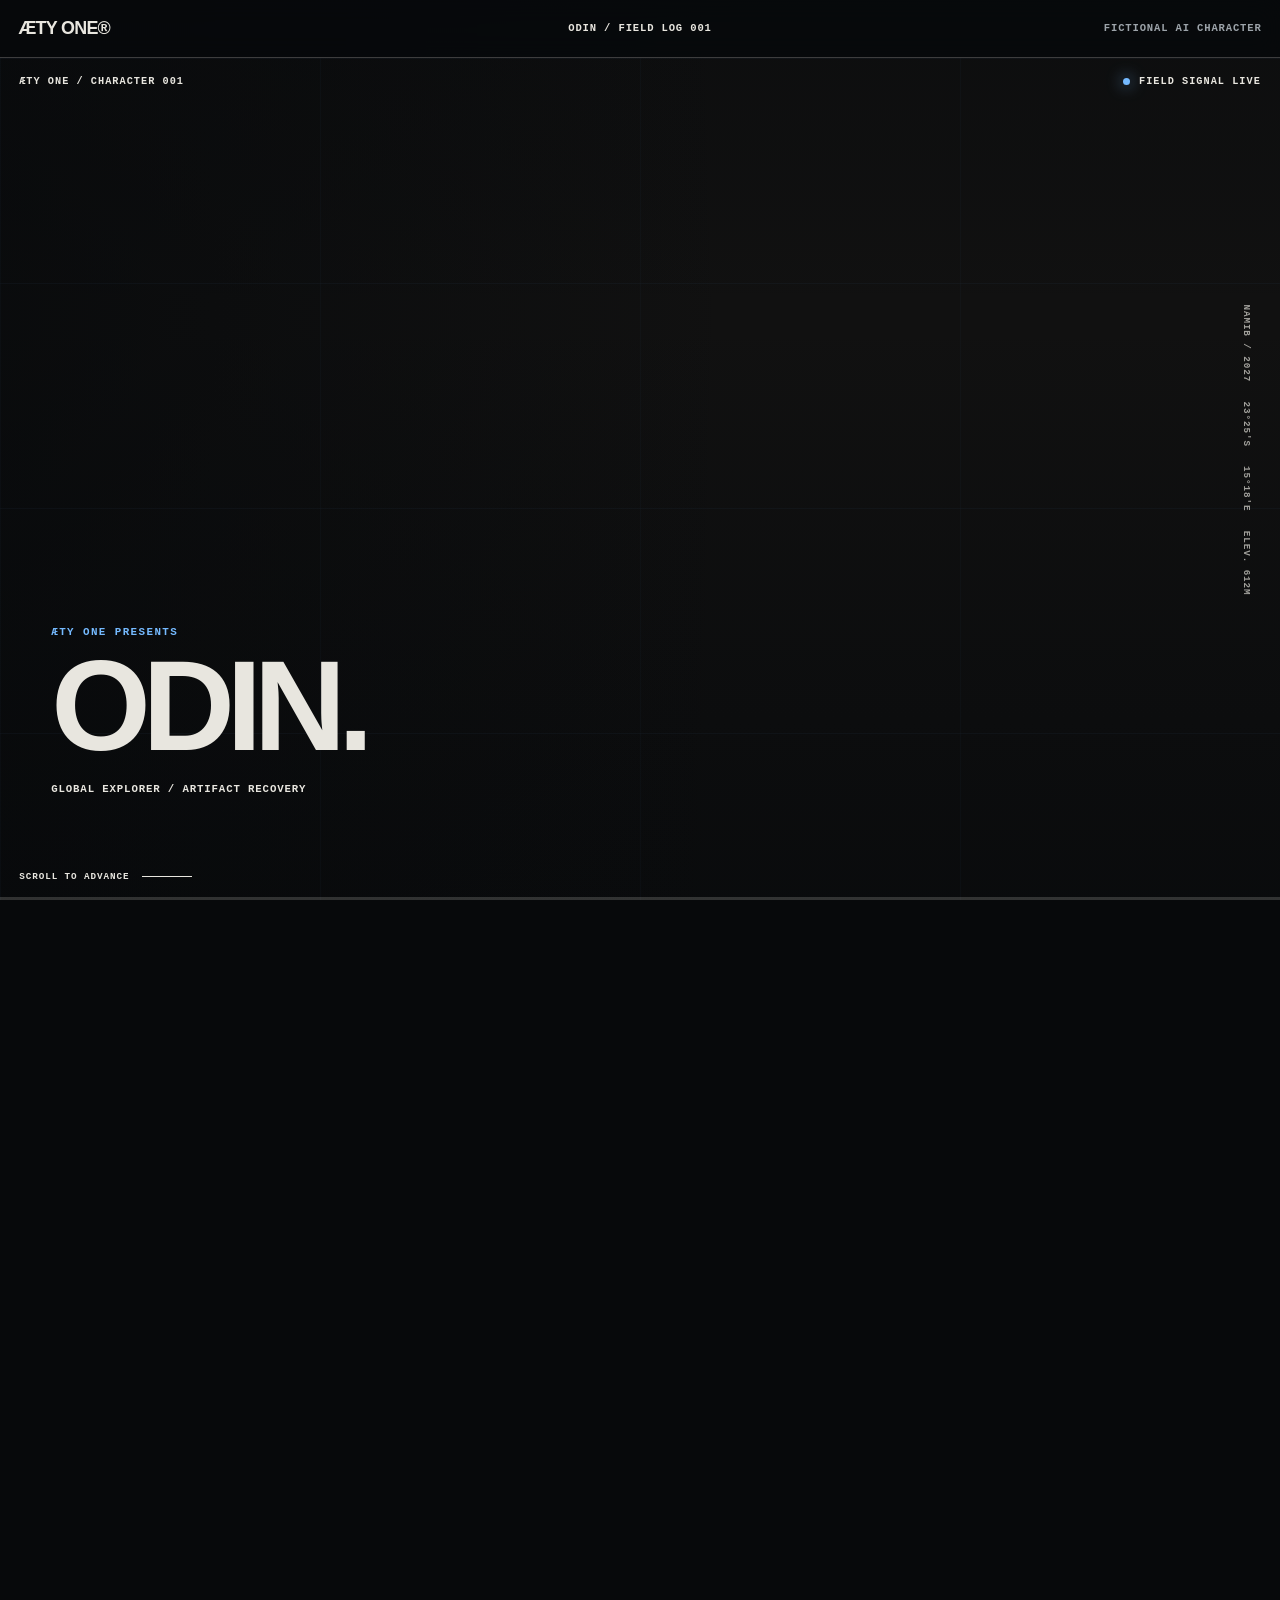
<file: index.html>
<!doctype html>
<html lang="en">
  <head>
    <meta charset="UTF-8" />
    <meta name="viewport" content="width=device-width, initial-scale=1" />
    <meta name="theme-color" content="#07090b" />
    <meta name="description" content="ÆTY ONE presents Odin — global explorer, artifact hunter, and the man between timelines." />
    <title>ODIN — An ÆTY ONE Story</title>
    <link rel="icon" type="image/svg+xml" href="data:image/svg+xml,%3Csvg xmlns='http://www.w3.org/2000/svg' viewBox='0 0 64 64'%3E%3Crect width='64' height='64' fill='%2307090b'/%3E%3Cpath d='M16 48 31 14l17 34h-7l-4-9H25l-3 9zm12-16h6l-3-8z' fill='%2375baff'/%3E%3C/svg%3E" />
    <link rel="stylesheet" href="/styles.css" />
    <script src="/script.js" defer></script>
  </head>
  <body class="landing-page">
    <header class="site-header">
      <a class="wordmark" href="#chase" aria-label="ÆTY ONE home">ÆTY ONE®</a>
      <span>ODIN / FIELD LOG 001</span>
      <span>FICTIONAL AI CHARACTER</span>
    </header>

    <main>
      <section id="chase" class="scroll-cinema" aria-label="The Namibia Run — a scroll-controlled Odin field film">
        <div class="scroll-cinema-sticky" data-phase="0">
          <video class="scroll-film" muted playsinline preload="auto" aria-hidden="true">
            <source src="/assets/odin-africa-chase-v2.mp4" type="video/mp4" />
          </video>
          <div class="cinema-shade"></div>
          <div class="cinema-grid" aria-hidden="true"></div>

          <div class="mission-top">
            <span>ÆTY ONE / CHARACTER 001</span>
            <span class="signal"><i></i> FIELD SIGNAL LIVE</span>
          </div>

          <aside class="route-data" aria-label="Mission coordinates">
            <span>NAMIB / 2027</span>
            <span>23°25′S</span>
            <span>15°18′E</span>
            <span>ELEV. 612M</span>
          </aside>

          <div class="scroll-moment moment-0">
            <p>ÆTY ONE PRESENTS</p>
            <h1>ODIN.</h1>
            <span>GLOBAL EXPLORER / ARTIFACT RECOVERY</span>
          </div>

          <div class="scroll-moment moment-1">
            <p>FIELD LOG 001 / NAMIBIA</p>
            <h2>THE RECOVERY<br />WAS COMPROMISED.</h2>
            <span>OBJECT: CLASSIFIED &nbsp;·&nbsp; EXTRACTION: CANCELLED</span>
          </div>

          <div class="scroll-moment moment-2">
            <p>PURSUIT VECTOR / SOUTHWEST</p>
            <h2>TWO VEHICLES.<br />NO LOCAL SUPPORT.</h2>
            <span>ODIN KEPT THE OBJECT.</span>
          </div>

          <div class="scroll-moment moment-3">
            <p>SUBJECT STATUS / MOVING</p>
            <h2>HE FINDS WHAT<br />OTHERS CAN'T.</h2>
            <span>ARCHAEOLOGIST &nbsp;·&nbsp; FIXER &nbsp;·&nbsp; SURVIVOR</span>
          </div>

          <div class="scroll-moment moment-4 final-moment">
            <p>FIELD LOG COMPLETE</p>
            <h2>THE CHASE<br />WAS THE EASY PART.</h2>
            <a class="primary-action" href="/story.html">OPEN ODIN'S DOSSIER <span>→</span></a>
          </div>

          <div class="scroll-cue"><span>SCROLL TO ADVANCE</span><i></i></div>
          <div class="scroll-progress" aria-hidden="true"><i></i></div>
        </div>
      </section>
    </main>
  </body>
</html>
</file>
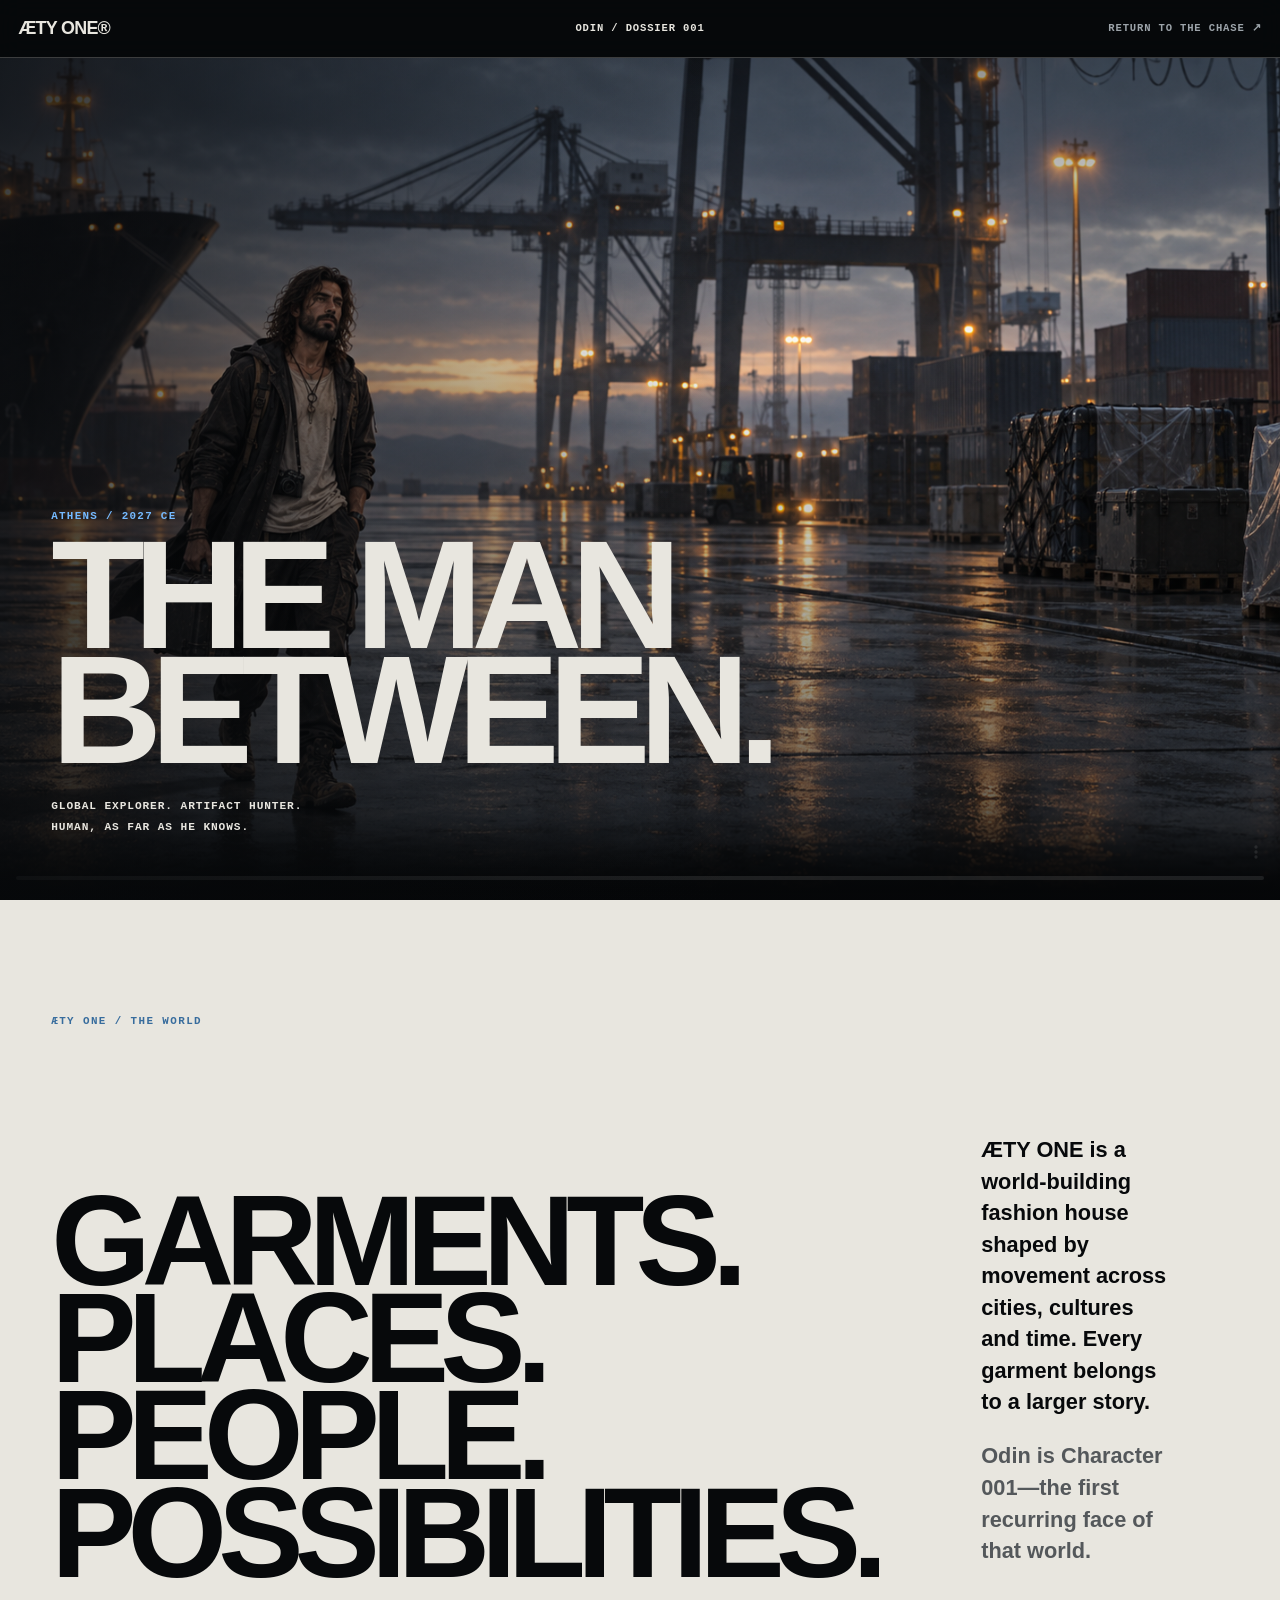
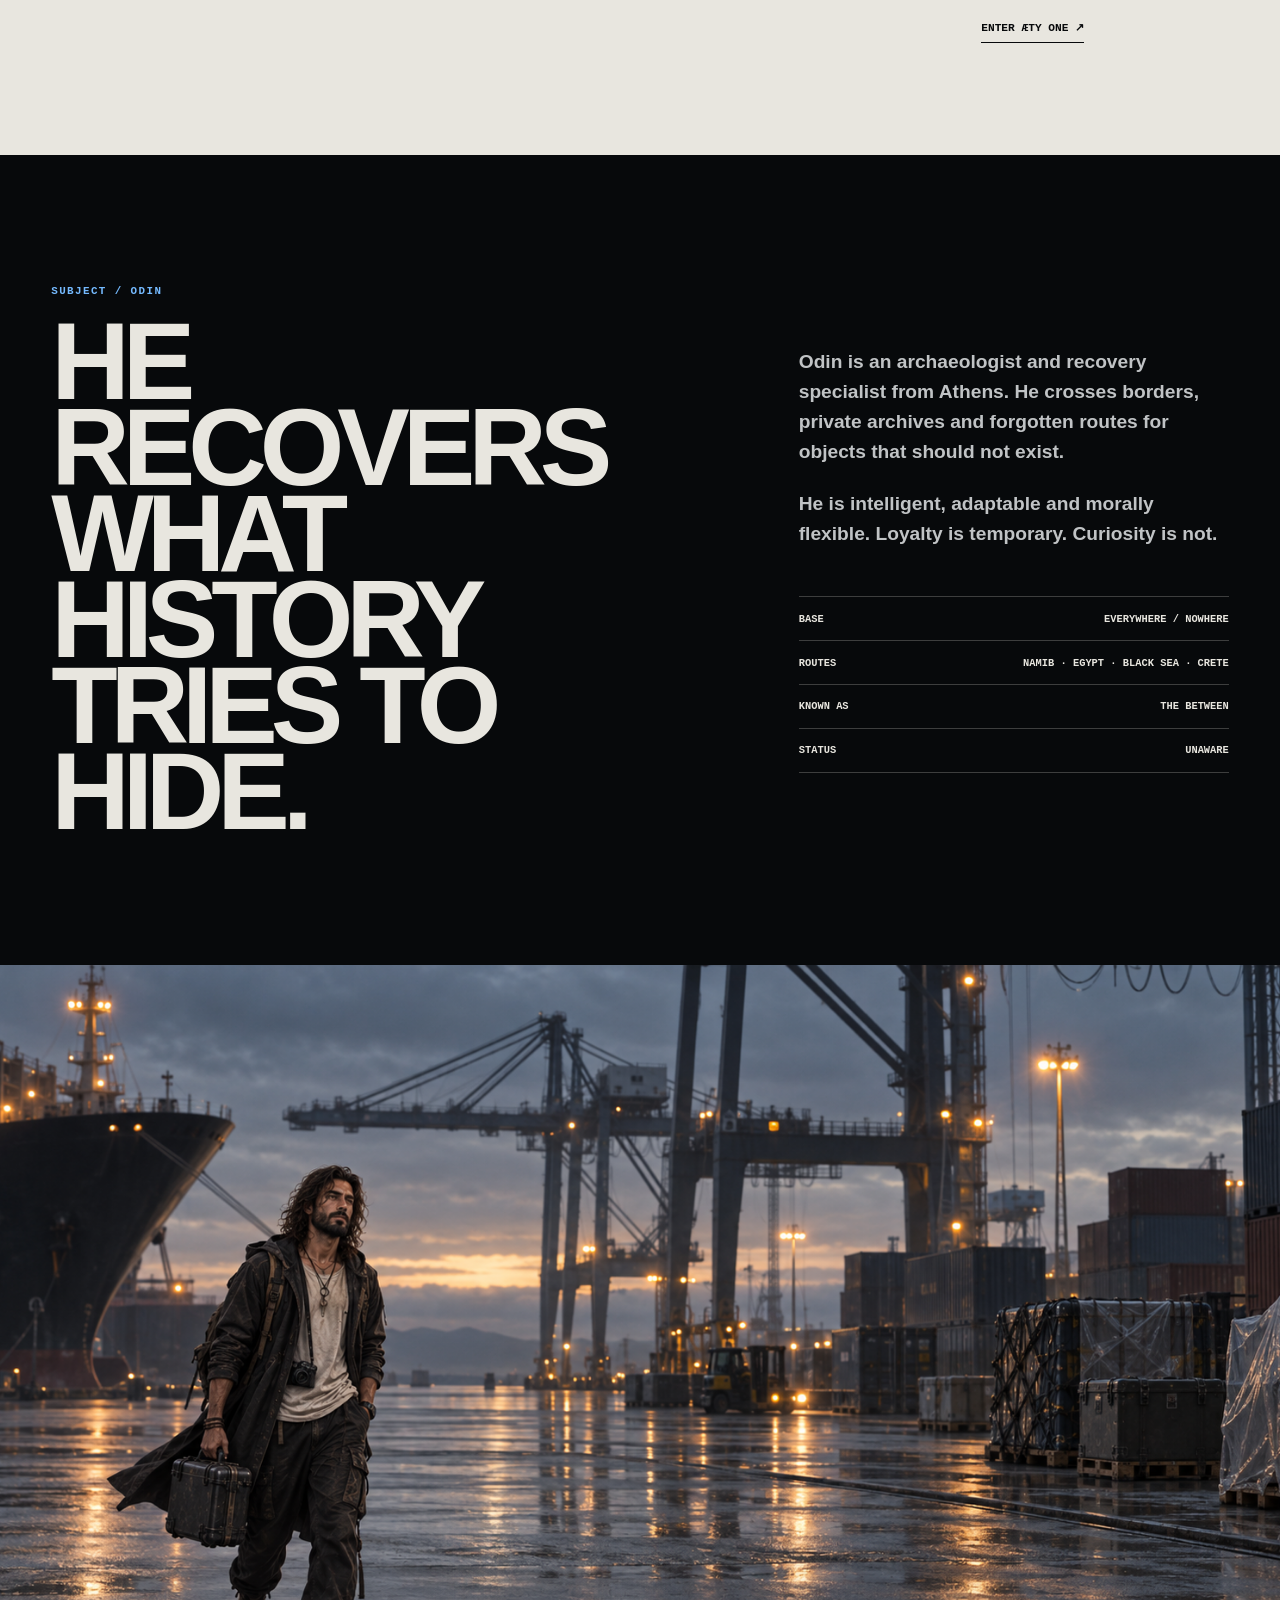
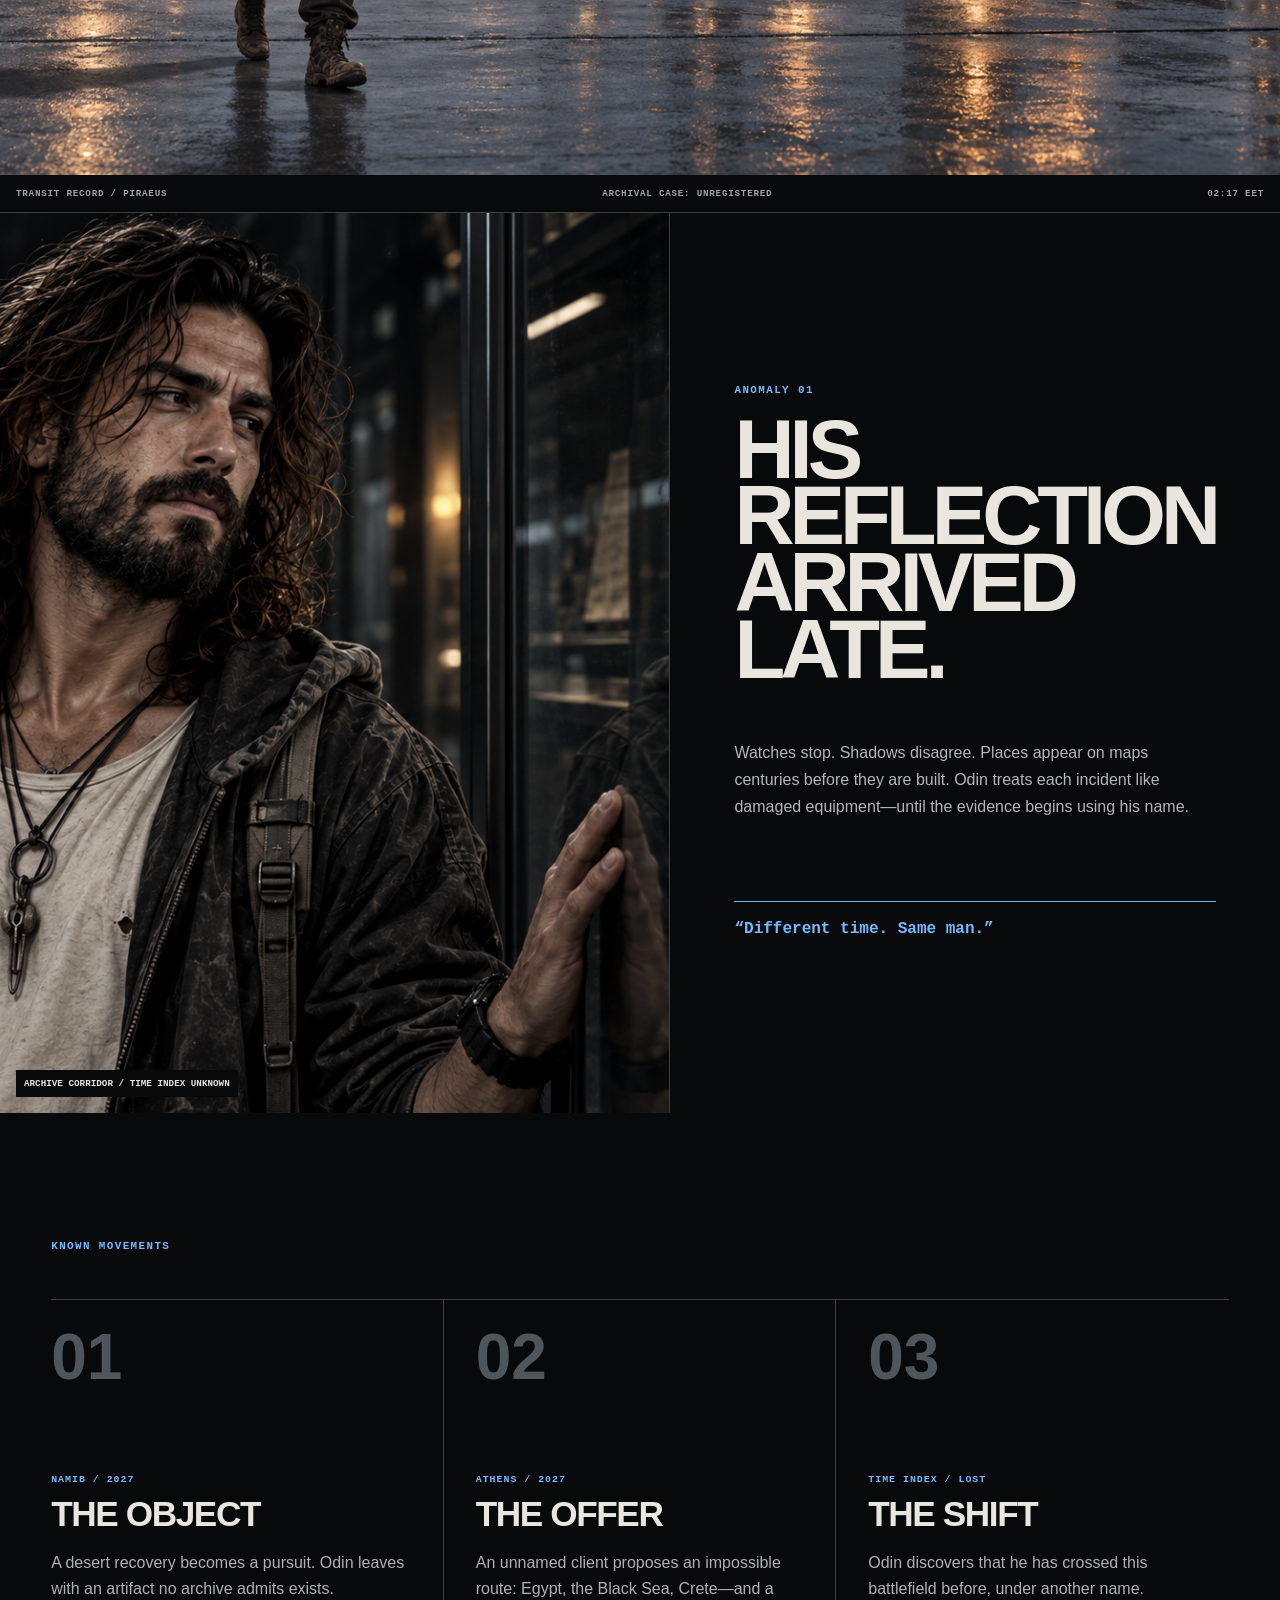
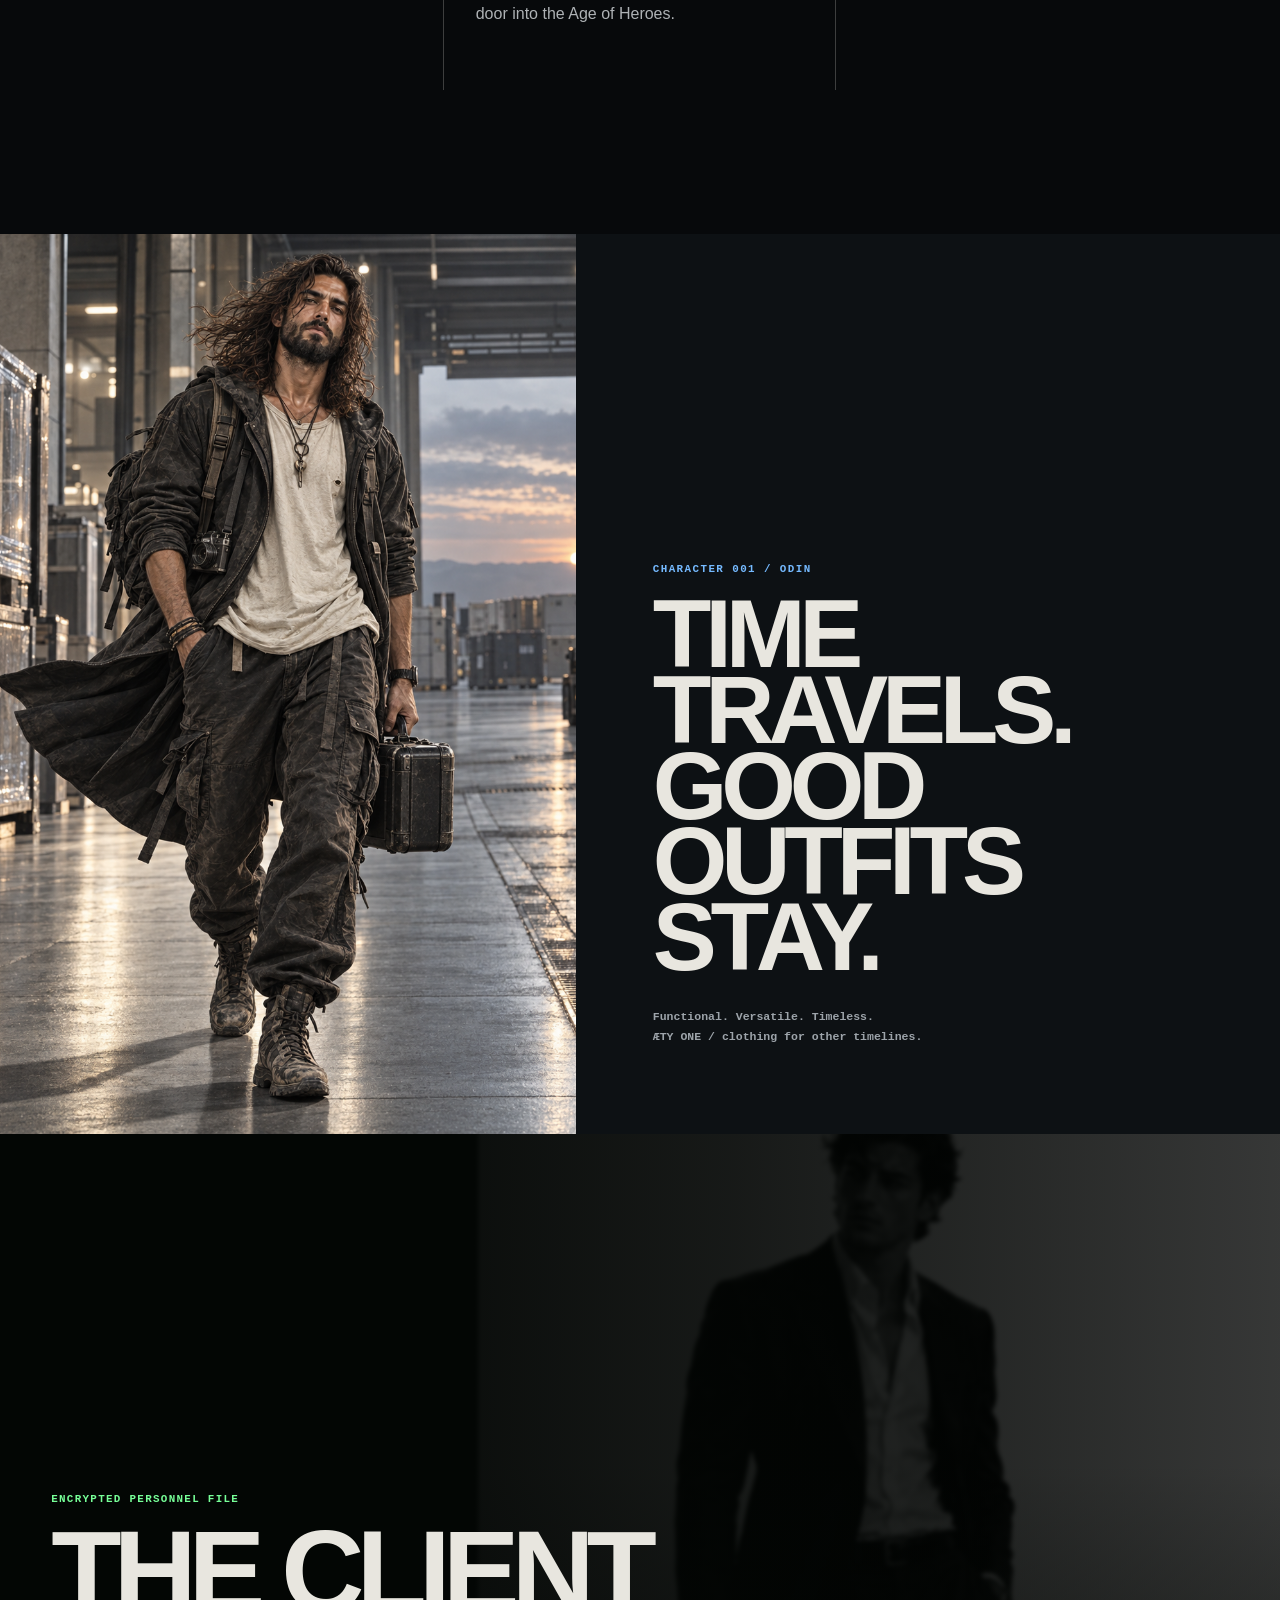
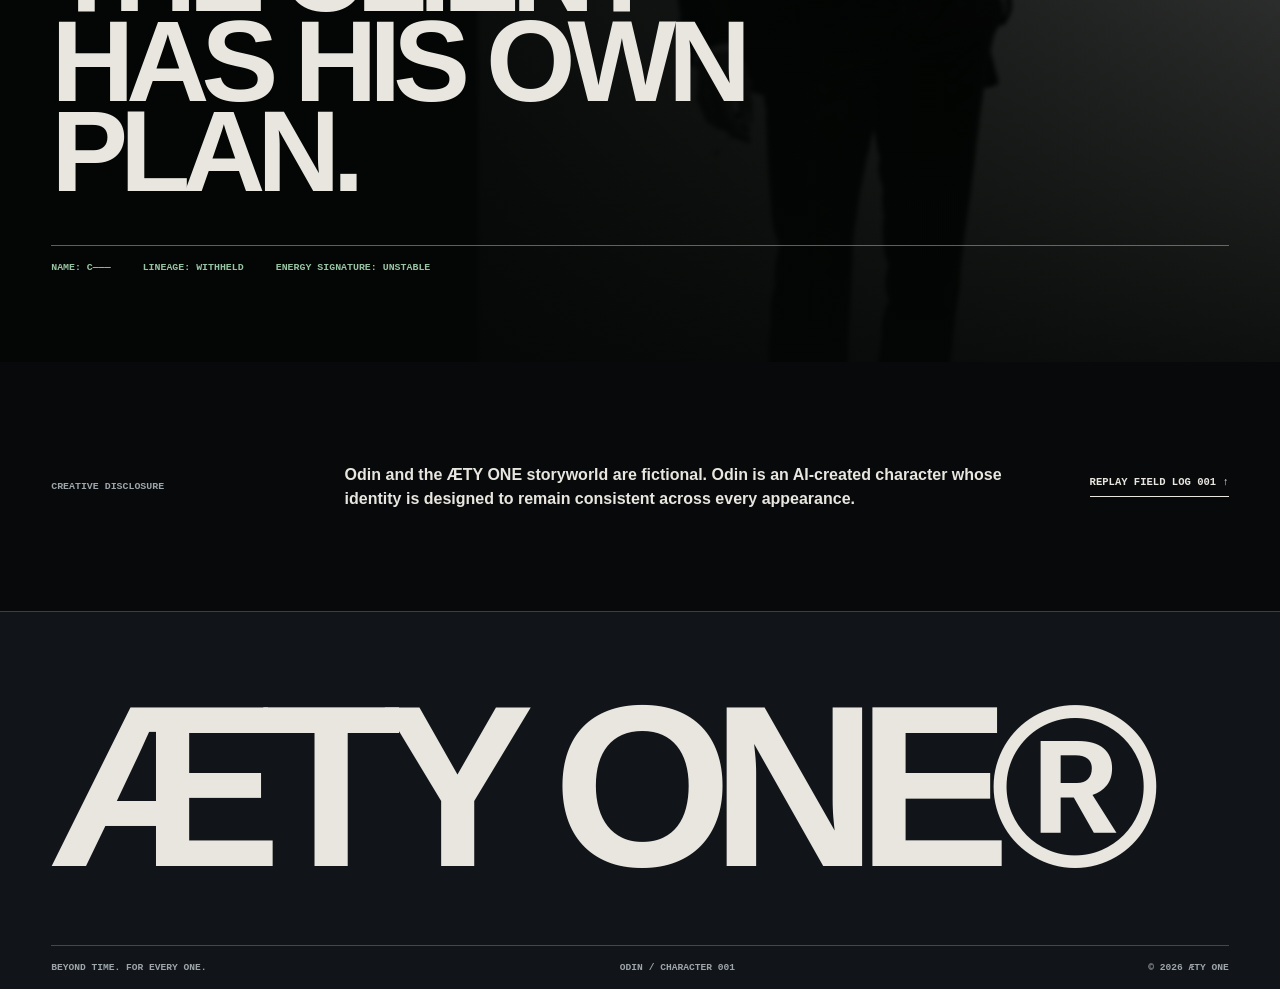
<file: story.html>
<!doctype html>
<html lang="en">
  <head>
    <meta charset="UTF-8" />
    <meta name="viewport" content="width=device-width, initial-scale=1" />
    <meta name="theme-color" content="#07090b" />
    <meta name="description" content="The story of Odin, ÆTY ONE's global artifact hunter and the man between timelines." />
    <title>The Odin Dossier — ÆTY ONE</title>
    <link rel="icon" type="image/svg+xml" href="data:image/svg+xml,%3Csvg xmlns='http://www.w3.org/2000/svg' viewBox='0 0 64 64'%3E%3Crect width='64' height='64' fill='%2307090b'/%3E%3Cpath d='M16 48 31 14l17 34h-7l-4-9H25l-3 9zm12-16h6l-3-8z' fill='%2375baff'/%3E%3C/svg%3E" />
    <link rel="stylesheet" href="/styles.css" />
  </head>
  <body class="story-page">
    <header class="site-header">
      <a class="wordmark" href="/">ÆTY ONE®</a>
      <span>ODIN / DOSSIER 001</span>
      <a href="/">RETURN TO THE CHASE ↗</a>
    </header>

    <main>
      <section class="story-hero">
        <video autoplay muted loop playsinline controls poster="/assets/meet-odin-port.png" aria-label="Meet Odin origin film">
          <source src="/assets/meet-odin-film-v2.mp4" type="video/mp4" />
        </video>
        <div class="cinema-shade"></div>
        <div class="story-hero-copy">
          <p>ATHENS / 2027 CE</p>
          <h1>THE MAN<br />BETWEEN.</h1>
          <span>GLOBAL EXPLORER. ARTIFACT HUNTER.<br />HUMAN, AS FAR AS HE KNOWS.</span>
        </div>
      </section>

      <section class="brand-statement section-pad">
        <p class="kicker">ÆTY ONE / THE WORLD</p>
        <h2>GARMENTS.<br />PLACES.<br />PEOPLE.<br />POSSIBILITIES.</h2>
        <div>
          <p>ÆTY ONE is a world-building fashion house shaped by movement across cities, cultures and time. Every garment belongs to a larger story.</p>
          <p>Odin is Character 001—the first recurring face of that world.</p>
          <a href="https://aety-one-two.vercel.app">ENTER ÆTY ONE ↗</a>
        </div>
      </section>

      <section class="dossier section-pad">
        <div class="dossier-heading">
          <p class="kicker">SUBJECT / ODIN</p>
          <h2>HE RECOVERS<br />WHAT HISTORY<br />TRIES TO HIDE.</h2>
        </div>
        <div class="dossier-copy">
          <p>Odin is an archaeologist and recovery specialist from Athens. He crosses borders, private archives and forgotten routes for objects that should not exist.</p>
          <p>He is intelligent, adaptable and morally flexible. Loyalty is temporary. Curiosity is not.</p>
          <dl>
            <div><dt>BASE</dt><dd>EVERYWHERE / NOWHERE</dd></div>
            <div><dt>ROUTES</dt><dd>NAMIB · EGYPT · BLACK SEA · CRETE</dd></div>
            <div><dt>KNOWN AS</dt><dd>THE BETWEEN</dd></div>
            <div><dt>STATUS</dt><dd>UNAWARE</dd></div>
          </dl>
        </div>
      </section>

      <figure class="wide-archive">
        <img src="/assets/meet-odin-port.png" alt="Odin crossing a rain-darkened international cargo port with an archival case" />
        <figcaption><span>TRANSIT RECORD / PIRAEUS</span><span>ARCHIVAL CASE: UNREGISTERED</span><span>02:17 EET</span></figcaption>
      </figure>

      <section class="anomaly">
        <figure>
          <img src="/assets/meet-odin-reflection.png" alt="Odin facing a reflection that appears fractionally out of sync" />
          <figcaption>ARCHIVE CORRIDOR / TIME INDEX UNKNOWN</figcaption>
        </figure>
        <div class="anomaly-copy">
          <p class="kicker">ANOMALY 01</p>
          <h2>HIS REFLECTION<br />ARRIVED LATE.</h2>
          <p>Watches stop. Shadows disagree. Places appear on maps centuries before they are built. Odin treats each incident like damaged equipment—until the evidence begins using his name.</p>
          <blockquote>“Different time. Same man.”</blockquote>
        </div>
      </section>

      <section class="timeline section-pad">
        <p class="kicker">KNOWN MOVEMENTS</p>
        <div class="timeline-grid">
          <article><span>01</span><small>NAMIB / 2027</small><h3>THE OBJECT</h3><p>A desert recovery becomes a pursuit. Odin leaves with an artifact no archive admits exists.</p></article>
          <article><span>02</span><small>ATHENS / 2027</small><h3>THE OFFER</h3><p>An unnamed client proposes an impossible route: Egypt, the Black Sea, Crete—and a door into the Age of Heroes.</p></article>
          <article><span>03</span><small>TIME INDEX / LOST</small><h3>THE SHIFT</h3><p>Odin discovers that he has crossed this battlefield before, under another name.</p></article>
        </div>
      </section>

      <section class="key-visual">
        <img src="/assets/odin-key-visual.png" alt="Odin walking through an archival terminal in a weathered technical outfit" />
        <div class="key-visual-copy">
          <p class="kicker">CHARACTER 001 / ODIN</p>
          <h2>TIME TRAVELS.<br />GOOD OUTFITS STAY.</h2>
          <p>Functional. Versatile. Timeless.<br />ÆTY ONE / clothing for other timelines.</p>
        </div>
      </section>

      <section class="rival-tease">
        <img src="/assets/cyrus-tease-v1.png" alt="An obscured figure in a dark suit" />
        <div class="rival-veil"></div>
        <div class="rival-copy">
          <p>ENCRYPTED PERSONNEL FILE</p>
          <h2>THE CLIENT<br />HAS HIS OWN PLAN.</h2>
          <div><span>NAME: C———</span><span>LINEAGE: WITHHELD</span><span>ENERGY SIGNATURE: UNSTABLE</span></div>
        </div>
      </section>

      <section class="disclosure section-pad">
        <span>CREATIVE DISCLOSURE</span>
        <p>Odin and the ÆTY ONE storyworld are fictional. Odin is an AI-created character whose identity is designed to remain consistent across every appearance.</p>
        <a href="/">REPLAY FIELD LOG 001 ↑</a>
      </section>
    </main>

    <footer class="section-pad">
      <h2>ÆTY ONE®</h2>
      <div><span>BEYOND TIME. FOR EVERY ONE.</span><span>ODIN / CHARACTER 001</span><span>© 2026 ÆTY ONE</span></div>
    </footer>
  </body>
</html>
</file>
<file: styles.css>
:root {
  color-scheme: dark;
  --ink: #07090b;
  --paper: #e8e6df;
  --blue: #75baff;
  --green: #77ff98;
  --line: rgba(232, 230, 223, .24);
  --muted: #9da4aa;
  --mono: "SFMono-Regular", Consolas, "Liberation Mono", monospace;
}

* { box-sizing: border-box; }
html { background: var(--ink); scroll-behavior: smooth; }
body { margin: 0; overflow-x: hidden; background: var(--ink); color: var(--paper); font-family: Arial, Helvetica, sans-serif; }
a { color: inherit; text-decoration: none; }
img, video { display: block; }
::selection { background: var(--blue); color: var(--ink); }
.section-pad { padding-left: clamp(1rem, 4vw, 4rem); padding-right: clamp(1rem, 4vw, 4rem); }
.kicker { margin: 0; color: var(--blue); font: 700 .68rem/1 var(--mono); letter-spacing: .13em; }

.site-header {
  position: fixed;
  z-index: 50;
  inset: 0 0 auto;
  height: 58px;
  display: grid;
  grid-template-columns: 1fr auto 1fr;
  align-items: center;
  padding: 0 1.15rem;
  border-bottom: 1px solid var(--line);
  background: rgba(7, 9, 11, .84);
  backdrop-filter: blur(12px);
  font: 700 .66rem/1 var(--mono);
  letter-spacing: .08em;
}
.site-header .wordmark { font: 900 1.12rem/1 Arial Narrow, Arial, sans-serif; letter-spacing: -.04em; }
.site-header > :last-child { justify-self: end; color: var(--muted); }

/* Chase landing */
.scroll-cinema { position: relative; height: 520vh; background: var(--ink); }
.scroll-cinema-sticky { position: sticky; top: 0; height: 100svh; overflow: hidden; background: #111; }
.scroll-film { width: 100%; height: 100%; object-fit: cover; background: #111; }
.cinema-shade {
  position: absolute;
  inset: 0;
  pointer-events: none;
  background:
    linear-gradient(90deg, rgba(7, 9, 11, .7), transparent 58%),
    linear-gradient(180deg, rgba(7, 9, 11, .44), transparent 35%, rgba(7, 9, 11, .72));
}
.cinema-grid {
  position: absolute;
  inset: 58px 0 0;
  opacity: .12;
  pointer-events: none;
  background-image:
    linear-gradient(rgba(117, 186, 255, .3) 1px, transparent 1px),
    linear-gradient(90deg, rgba(117, 186, 255, .22) 1px, transparent 1px);
  background-size: 25vw 25vh;
}
.mission-top {
  position: absolute;
  top: 76px;
  left: 1.2rem;
  right: 1.2rem;
  display: flex;
  justify-content: space-between;
  font: 700 .64rem/1 var(--mono);
  letter-spacing: .1em;
}
.signal { display: flex; align-items: center; gap: .55rem; }
.signal i { width: 7px; height: 7px; border-radius: 50%; background: var(--blue); box-shadow: 0 0 16px var(--blue); animation: pulse 1.8s infinite; }
.route-data {
  position: absolute;
  z-index: 2;
  top: 50%;
  right: 1.2rem;
  display: flex;
  gap: 1.2rem;
  transform: translate(45%, -50%) rotate(90deg);
  color: rgba(232, 230, 223, .68);
  font: 700 .58rem/1 var(--mono);
  letter-spacing: .1em;
}
.scroll-moment {
  position: absolute;
  z-index: 3;
  left: clamp(1rem, 4vw, 4rem);
  right: clamp(1rem, 9vw, 9rem);
  bottom: clamp(4.5rem, 8vw, 7rem);
  max-width: 74rem;
  opacity: 0;
  transform: translateY(18px);
  transition: opacity .32s ease, transform .5s cubic-bezier(.2, .75, .2, 1);
  pointer-events: none;
}
.scroll-moment p { margin: 0 0 1.1rem; color: var(--blue); font: 700 .68rem/1 var(--mono); letter-spacing: .13em; }
.scroll-moment h1,
.scroll-moment h2 {
  margin: 0 0 1.4rem;
  max-width: 13ch;
  font: 800 clamp(3.8rem, 10vw, 10rem)/.78 Arial Narrow, Impact, sans-serif;
  letter-spacing: -.065em;
}
.scroll-moment span { font: 700 .67rem/1.55 var(--mono); letter-spacing: .08em; }
.scroll-cinema-sticky[data-phase="0"] .moment-0,
.scroll-cinema-sticky[data-phase="1"] .moment-1,
.scroll-cinema-sticky[data-phase="2"] .moment-2,
.scroll-cinema-sticky[data-phase="3"] .moment-3,
.scroll-cinema-sticky[data-phase="4"] .moment-4 { opacity: 1; transform: none; pointer-events: auto; }
.final-moment { bottom: clamp(5rem, 9vw, 8rem); }
.primary-action {
  width: min(100%, 390px);
  display: flex;
  justify-content: space-between;
  align-items: center;
  margin-top: 2rem;
  padding: 1.1rem 1.25rem;
  border: 1px solid var(--blue);
  background: rgba(7, 9, 11, .72);
  color: var(--paper);
  font: 700 .72rem/1 var(--mono);
  letter-spacing: .06em;
  transition: background .2s ease, color .2s ease;
}
.primary-action:hover, .primary-action:focus-visible { background: var(--blue); color: var(--ink); }
.scroll-cue {
  position: absolute;
  z-index: 3;
  left: 1.2rem;
  bottom: 1.2rem;
  display: flex;
  align-items: center;
  gap: .8rem;
  font: 700 .58rem/1 var(--mono);
  letter-spacing: .1em;
}
.scroll-cue i { width: 50px; height: 1px; background: var(--paper); animation: breathe 1.7s ease-in-out infinite; }
.scroll-progress { position: absolute; z-index: 4; left: 0; right: 0; bottom: 0; height: 3px; background: rgba(232, 230, 223, .18); }
.scroll-progress i { display: block; width: calc(var(--scroll-progress, 0) * 100%); height: 100%; background: var(--blue); }

/* Story */
.story-page { padding-top: 58px; }
.story-page .site-header { position: fixed; }
.story-hero { position: relative; height: calc(100svh - 58px); min-height: 650px; overflow: hidden; }
.story-hero video { width: 100%; height: 100%; object-fit: cover; background: #000; }
.story-hero-copy { position: absolute; z-index: 2; left: clamp(1rem, 4vw, 4rem); bottom: clamp(2rem, 5vw, 5rem); }
.story-hero-copy p { margin: 0 0 1rem; color: var(--blue); font: 700 .68rem var(--mono); letter-spacing: .12em; }
.story-hero-copy h1 { margin: 0 0 1.7rem; font: 800 clamp(4.5rem, 12vw, 12rem)/.75 Arial Narrow, Impact, sans-serif; letter-spacing: -.075em; }
.story-hero-copy span { font: 700 .7rem/1.55 var(--mono); letter-spacing: .08em; }

.brand-statement {
  min-height: 95svh;
  display: grid;
  grid-template-columns: 1.25fr .75fr;
  gap: clamp(3rem, 8vw, 10rem);
  align-items: center;
  padding-top: 7rem;
  padding-bottom: 7rem;
  background: var(--paper);
  color: var(--ink);
}
.brand-statement .kicker { grid-column: 1 / -1; align-self: end; color: #376c9d; }
.brand-statement h2 { margin: 0; font: 800 clamp(4rem, 10vw, 10rem)/.76 Arial Narrow, Impact, sans-serif; letter-spacing: -.07em; }
.brand-statement > div { align-self: end; }
.brand-statement > div p { margin: 0 0 1.4rem; font-size: clamp(1.05rem, 1.7vw, 1.5rem); font-weight: 700; line-height: 1.45; }
.brand-statement > div p:nth-child(2) { color: #54585b; }
.brand-statement a { display: inline-block; margin-top: 2rem; padding-bottom: .5rem; border-bottom: 1px solid var(--ink); font: 700 .7rem var(--mono); }

.dossier {
  min-height: 90svh;
  display: grid;
  grid-template-columns: 1.2fr .8fr;
  gap: clamp(3rem, 8vw, 10rem);
  align-items: center;
  padding-top: 7rem;
  padding-bottom: 7rem;
}
.dossier h2 { margin: 1.4rem 0 0; font: 800 clamp(3.7rem, 8.5vw, 9rem)/.79 Arial Narrow, Impact, sans-serif; letter-spacing: -.065em; }
.dossier-copy > p { margin: 0 0 1.4rem; color: #c0c3c5; font-size: clamp(1rem, 1.5vw, 1.35rem); font-weight: 650; line-height: 1.55; }
.dossier dl { margin: 3rem 0 0; border-top: 1px solid var(--line); }
.dossier dl div { display: grid; grid-template-columns: .7fr 1.3fr; gap: 1rem; padding: .9rem 0; border-bottom: 1px solid var(--line); font: 700 .65rem/1.35 var(--mono); }
.dossier dd { margin: 0; text-align: right; }

.wide-archive { margin: 0; }
.wide-archive img { width: 100%; height: min(90svh, 900px); object-fit: cover; }
.wide-archive figcaption { display: flex; justify-content: space-between; gap: 1rem; padding: .8rem 1rem; border-bottom: 1px solid var(--line); color: var(--muted); font: 700 .58rem var(--mono); letter-spacing: .08em; }

.anomaly { min-height: 100svh; display: grid; grid-template-columns: 1.2fr .8fr; }
.anomaly figure { position: relative; min-height: 700px; margin: 0; overflow: hidden; }
.anomaly img { width: 100%; height: 100%; object-fit: cover; filter: saturate(.72) contrast(1.07); }
.anomaly figcaption { position: absolute; left: 1rem; bottom: 1rem; padding: .5rem; background: var(--ink); font: 700 .58rem var(--mono); }
.anomaly-copy { display: flex; flex-direction: column; justify-content: center; padding: clamp(2rem, 5vw, 6rem); border-left: 1px solid var(--line); }
.anomaly-copy h2 { margin: 1.3rem 0 2.5rem; font: 800 clamp(3.5rem, 6.5vw, 7rem)/.8 Arial Narrow, Impact, sans-serif; letter-spacing: -.06em; }
.anomaly-copy > p:not(.kicker) { color: #b3b7ba; line-height: 1.7; }
.anomaly-copy blockquote { margin: 4rem 0 0; padding-top: 1rem; border-top: 1px solid var(--blue); color: var(--blue); font: 700 1rem/1.4 var(--mono); }

.timeline { padding-top: 8rem; padding-bottom: 9rem; }
.timeline-grid { display: grid; grid-template-columns: repeat(3, 1fr); margin-top: 3rem; border-top: 1px solid var(--line); }
.timeline article { min-height: 390px; padding: 1.2rem 2rem 2rem 0; border-right: 1px solid var(--line); }
.timeline article + article { padding-left: 2rem; }
.timeline article:last-child { border-right: 0; }
.timeline article > span { color: #4e565c; font: 800 4rem Arial Narrow, sans-serif; }
.timeline small { display: block; margin-top: 5rem; color: var(--blue); font: 700 .62rem var(--mono); letter-spacing: .1em; }
.timeline h3 { margin: .7rem 0 1.2rem; font: 800 2.2rem/1 Arial Narrow, sans-serif; letter-spacing: -.04em; }
.timeline article p { max-width: 28rem; color: #aeb2b5; line-height: 1.6; }

.key-visual { min-height: 100svh; display: grid; grid-template-columns: .9fr 1.1fr; background: #0d1114; }
.key-visual img { width: 100%; height: 100svh; object-fit: cover; object-position: center top; }
.key-visual-copy { align-self: end; padding: clamp(2rem, 6vw, 7rem); }
.key-visual-copy h2 { margin: 1.3rem 0 2rem; font: 800 clamp(3.8rem, 7.5vw, 8rem)/.79 Arial Narrow, Impact, sans-serif; letter-spacing: -.065em; }
.key-visual-copy > p:last-child { color: var(--muted); font: 700 .72rem/1.7 var(--mono); }

.rival-tease { position: relative; min-height: 92svh; overflow: hidden; background: #030604; }
.rival-tease > img { position: absolute; inset: 0 0 0 auto; width: min(62%, 900px); height: 100%; object-fit: cover; object-position: center 16%; filter: grayscale(1) contrast(1.25) brightness(.32) blur(2px); transform: scale(1.02); }
.rival-veil { position: absolute; inset: 0; background: linear-gradient(90deg, #030604 20%, rgba(3, 6, 4, .75) 57%, rgba(3, 6, 4, .35)), linear-gradient(0deg, rgba(3, 6, 4, .8), transparent 60%); }
.rival-copy { position: absolute; z-index: 2; left: clamp(1rem, 4vw, 4rem); right: clamp(1rem, 4vw, 4rem); bottom: clamp(3rem, 7vw, 7rem); }
.rival-copy > p { margin: 0 0 1.4rem; color: var(--green); font: 700 .68rem var(--mono); letter-spacing: .12em; }
.rival-copy h2 { margin: 0 0 3rem; max-width: 11ch; font: 800 clamp(4rem, 9vw, 9rem)/.78 Arial Narrow, Impact, sans-serif; letter-spacing: -.07em; }
.rival-copy > div { display: flex; flex-wrap: wrap; gap: .8rem 2rem; padding-top: 1rem; border-top: 1px solid rgba(119, 255, 152, .45); color: rgba(200, 255, 214, .76); font: 700 .62rem var(--mono); }

.disclosure { min-height: 250px; display: grid; grid-template-columns: .55fr 1.5fr auto; gap: 2rem; align-items: center; border-bottom: 1px solid var(--line); }
.disclosure > span { color: var(--muted); font: 700 .62rem var(--mono); }
.disclosure p { max-width: 52rem; font-weight: 700; line-height: 1.5; }
.disclosure a { padding-bottom: .5rem; border-bottom: 1px solid var(--paper); font: 700 .66rem var(--mono); }
footer { padding-top: 6rem; background: #111519; }
footer h2 { margin: 0 0 5rem; font: 900 clamp(5rem, 18vw, 19rem)/.68 Arial Narrow, Impact, sans-serif; letter-spacing: -.09em; }
footer > div { display: flex; justify-content: space-between; padding: 1rem 0; border-top: 1px solid var(--line); color: var(--muted); font: 700 .6rem var(--mono); }

@keyframes pulse { 50% { opacity: .3; } }
@keyframes breathe { 50% { transform: scaleX(.35); transform-origin: left; } }

@media (max-width: 820px) {
  .site-header { grid-template-columns: 1fr auto; }
  .site-header > :nth-child(2) { display: none; }
  .mission-top { top: 76px; }
  .mission-top > :first-child { display: none; }
  .route-data { display: none; }
  .scroll-cinema { height: 460vh; }
  .scroll-film { object-position: center; }
  .scroll-moment { right: 1rem; }
  .scroll-moment h1, .scroll-moment h2 { font-size: 17vw; }
  .scroll-moment > span { display: block; max-width: 85%; }
  .story-hero { min-height: 700px; }
  .story-hero video { object-position: center; }
  .story-hero-copy h1 { font-size: 18vw; }
  .brand-statement, .dossier { grid-template-columns: 1fr; min-height: auto; gap: 4rem; }
  .brand-statement .kicker { grid-column: auto; }
  .brand-statement h2, .dossier h2 { font-size: 16vw; }
  .wide-archive img { height: 62svh; object-position: 42% center; }
  .wide-archive figcaption span:nth-child(2) { display: none; }
  .anomaly { grid-template-columns: 1fr; }
  .anomaly figure { min-height: 62svh; }
  .anomaly-copy { min-height: 72svh; border-left: 0; border-top: 1px solid var(--line); }
  .anomaly-copy h2 { font-size: 14vw; }
  .timeline-grid { grid-template-columns: 1fr; }
  .timeline article, .timeline article + article { min-height: auto; padding: 1.3rem 0 3rem; border-right: 0; border-bottom: 1px solid var(--line); }
  .timeline small { margin-top: 2rem; }
  .key-visual { grid-template-columns: 1fr; }
  .key-visual img { height: 72svh; }
  .key-visual-copy { min-height: 58svh; display: flex; flex-direction: column; justify-content: center; }
  .key-visual-copy h2 { font-size: 14vw; }
  .rival-tease > img { width: 100%; opacity: .7; }
  .rival-copy h2 { font-size: 15vw; }
  .disclosure { grid-template-columns: 1fr; gap: 1rem; padding-top: 4rem; padding-bottom: 4rem; }
  footer h2 { font-size: 24vw; }
  footer > div { display: grid; gap: .7rem; }
}

@media (prefers-reduced-motion: reduce) {
  html { scroll-behavior: auto; }
  *, *::before, *::after { animation-duration: .01ms !important; }
  .scroll-cinema { height: 100svh; }
  .scroll-moment:not(.moment-0) { display: none; }
}
</file>
